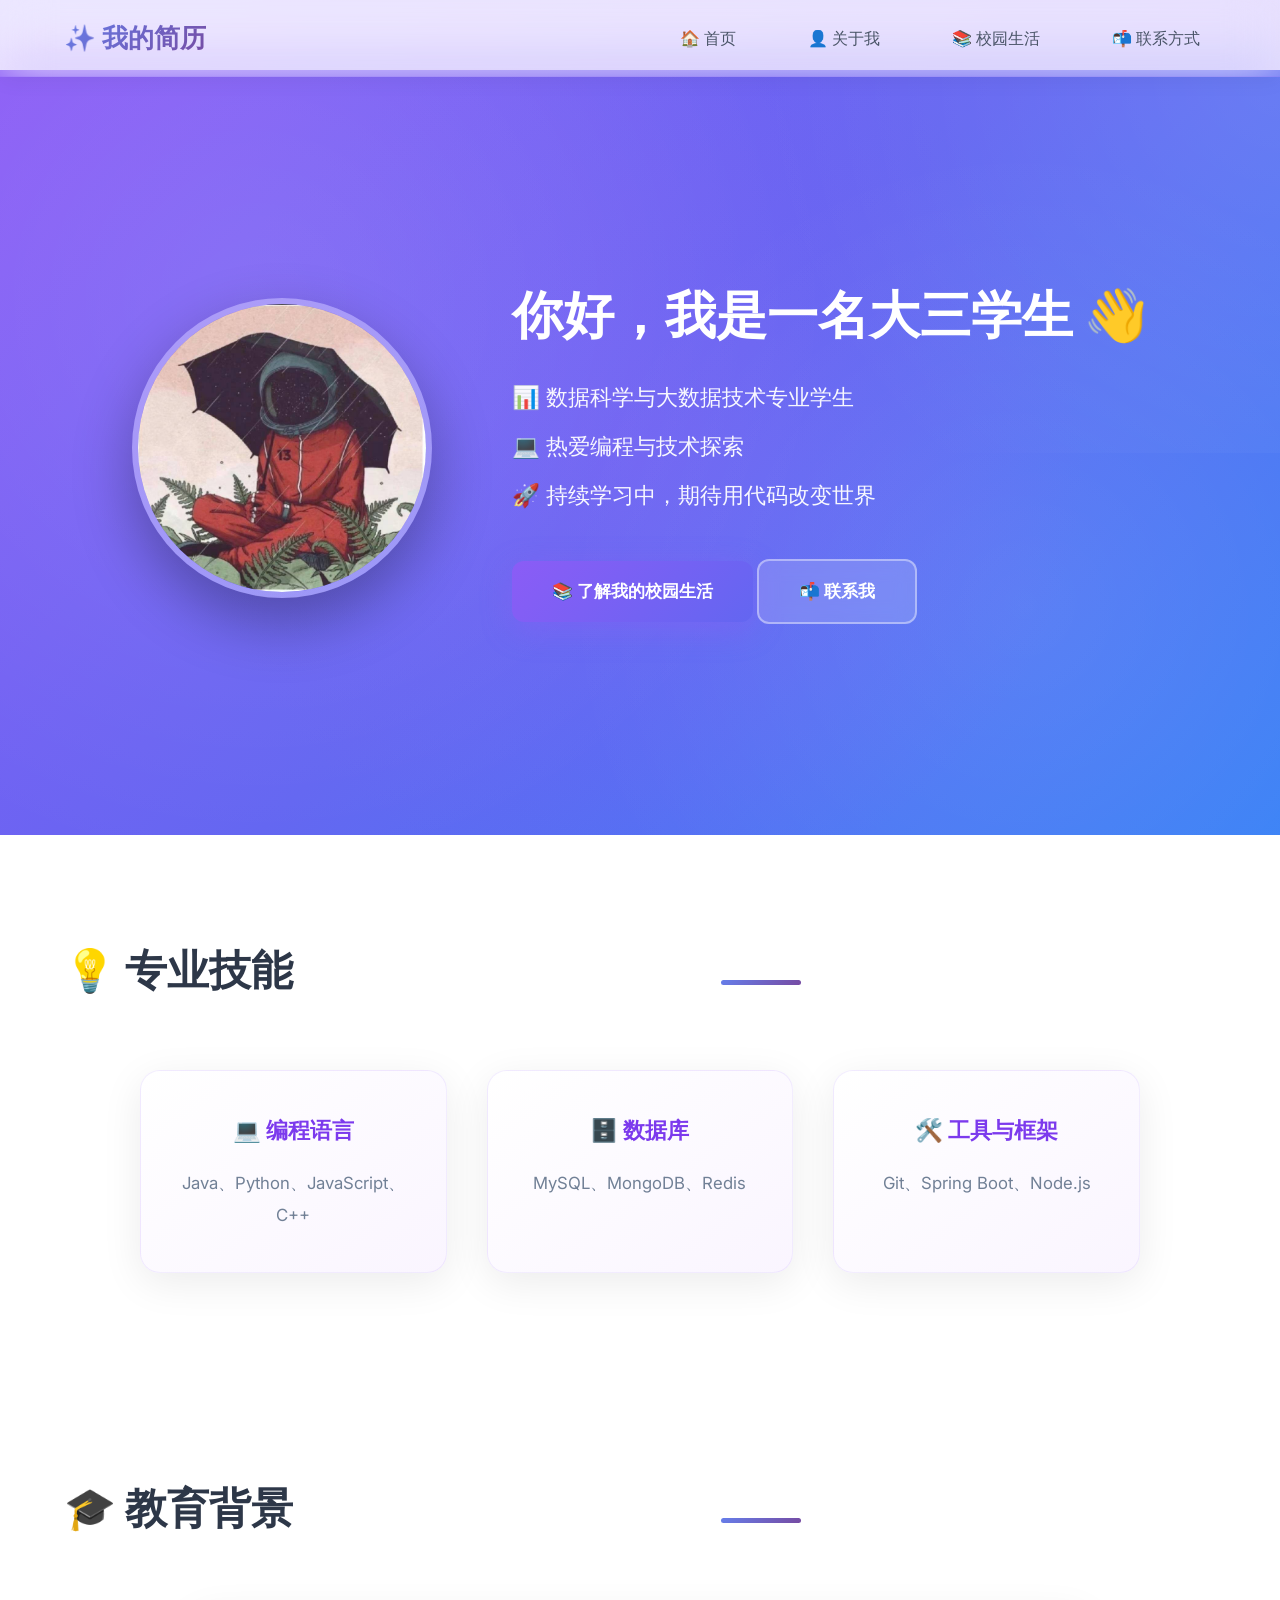
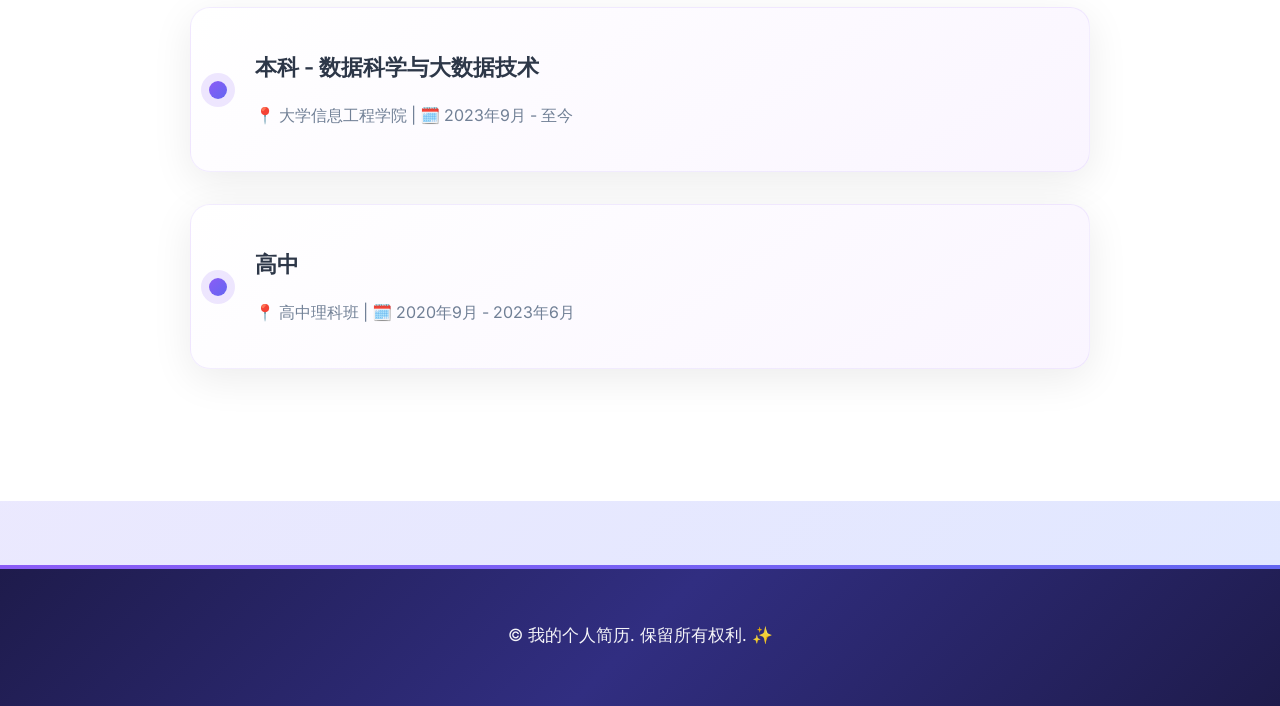
<file: index.html>
<!DOCTYPE html>
<html lang="zh-CN">
<head>
  <meta charset="UTF-8">
  <meta name="viewport" content="width=device-width, initial-scale=1.0">
  <title>我的个人简历</title>
  <link rel="stylesheet" href="css/styles.css">
  <link href="https://fonts.googleapis.com/css2?family=Inter:wght@300;400;500;600;700&display=swap" rel="stylesheet">
</head>
<body class="home-page">
  <nav class="navbar">
    <div class="nav-container">
      <a href="index.html" class="nav-logo">✨ 我的简历</a>
      <ul class="nav-links">
        <li><a href="index.html">🏠 首页</a></li>
        <li><a href="pages/about.html">👤 关于我</a></li>
        <li><a href="pages/projects.html">📚 校园生活</a></li>
        <li><a href="pages/contact.html">📬 联系方式</a></li>
      </ul>
      <div class="hamburger">
        <span></span>
        <span></span>
        <span></span>
      </div>
    </div>
  </nav>

  <header class="hero">
    <div class="hero-content">
      <div class="hero-image">
        <img src="assets/avatar.jpg" alt="头像">
      </div>
      <div class="hero-text">
        <h1>你好，我是一名大三学生 👋</h1>
        <p class="hero-subtitle">
          📊 数据科学与大数据技术专业学生<br>
          💻 热爱编程与技术探索<br>
          🚀 持续学习中，期待用代码改变世界
        </p>
        <div class="hero-buttons">
          <a href="pages/projects.html" class="btn btn-primary">📚 了解我的校园生活</a>
          <a href="pages/contact.html" class="btn btn-secondary">📬 联系我</a>
        </div>
      </div>
    </div>
  </header>

  <section class="skills">
    <div class="container">
      <h2>💡 专业技能</h2>
      <div class="skills-grid">
        <div class="skill-card">
          <h3>💻 编程语言</h3>
          <p>Java、Python、JavaScript、C++</p>
        </div>

        <div class="skill-card">
          <h3>🗄️ 数据库</h3>
          <p>MySQL、MongoDB、Redis</p>
        </div>
        <div class="skill-card">
          <h3>🛠️ 工具与框架</h3>
          <p>Git、Spring Boot、Node.js</p>
        </div>
      </div>
    </div>
  </section>

  <section class="education">
    <div class="container">
      <h2>🎓 教育背景</h2>
      <div class="timeline">
        <div class="timeline-item">
          <h3>本科 - 数据科学与大数据技术</h3>
          <p>📍 大学信息工程学院 | 🗓️ 2023年9月 - 至今</p>
        </div>
        <div class="timeline-item">
          <h3>高中</h3>
          <p>📍 高中理科班 | 🗓️ 2020年9月 - 2023年6月</p>
        </div>
      </div>
    </div>
  </section>

  <footer class="footer">
    <div class="container">
      <p>&copy; 我的个人简历. 保留所有权利. ✨</p>
    </div>
  </footer>
</body>
</html>
</file>
<file: css/styles.css>
* {
  margin: 0;
  padding: 0;
  box-sizing: border-box;
}

body {
  font-family: 'Inter', -apple-system, BlinkMacSystemFont, 'Segoe UI', sans-serif;
  line-height: 1.7;
  color: #2d3748;
  min-height: 100vh;
}

.container {
  max-width: 1200px;
  margin: 0 auto;
  padding: 0 24px;
}

/* ========== 首页主题：紫蓝渐变 - 梦幻星空风格 ========== */
.home-page {
  background: linear-gradient(135deg, #f5f3ff 0%, #ede9fe 50%, #e0e7ff 100%);
}

.home-page .navbar {
  background: rgba(139, 92, 246, 0.08);
  backdrop-filter: blur(25px);
  border-bottom: 1px solid rgba(139, 92, 246, 0.15);
}

.home-page .nav-links a:hover {
  color: #8b5cf6;
  background: rgba(139, 92, 246, 0.15);
}

.home-page .hero {
  background: linear-gradient(135deg, #8b5cf6 0%, #6366f1 50%, #3b82f6 100%);
  position: relative;
  overflow: hidden;
}

.home-page .hero::after {
  content: '';
  position: absolute;
  top: 0;
  left: 0;
  right: 0;
  bottom: 0;
  background-image: 
    radial-gradient(circle at 20% 30%, rgba(255,255,255,0.1) 0%, transparent 50%),
    radial-gradient(circle at 80% 70%, rgba(255,255,255,0.08) 0%, transparent 40%),
    radial-gradient(circle at 50% 50%, rgba(139, 92, 246, 0.3) 0%, transparent 60%);
}

.home-page .skill-card {
  background: linear-gradient(145deg, #ffffff 0%, #faf5ff 100%);
  border: 1px solid rgba(139, 92, 246, 0.1);
}

.home-page .skill-card::before {
  background: linear-gradient(135deg, #8b5cf6 0%, #6366f1 100%);
}

.home-page .skill-card:hover {
  box-shadow: 0 25px 70px rgba(139, 92, 246, 0.15);
}

.home-page .skill-card h3 {
  color: #7c3aed;
}

.home-page .timeline-item {
  background: linear-gradient(145deg, #ffffff 0%, #faf5ff 100%);
  border: 1px solid rgba(139, 92, 246, 0.1);
}

.home-page .timeline-item::before {
  background: linear-gradient(135deg, #8b5cf6 0%, #6366f1 100%);
  box-shadow: 0 0 0 8px rgba(139, 92, 246, 0.15);
}

.home-page .btn-primary {
  background: linear-gradient(135deg, #8b5cf6 0%, #6366f1 100%);
  color: white;
  box-shadow: 0 8px 30px rgba(139, 92, 246, 0.4);
}

.home-page .footer {
  background: linear-gradient(135deg, #1e1b4b 0%, #312e81 50%, #1e1b4b 100%);
}

.home-page .footer::before {
  background: linear-gradient(135deg, #8b5cf6 0%, #6366f1 100%);
}

/* ========== 关于我主题：绿色清新 - 自然森林风格 ========== */
.about-page {
  background: linear-gradient(135deg, #f0fdf4 0%, #dcfce7 30%, #ecfdf5 70%, #f0fdfa 100%);
}

.about-page .navbar {
  background: rgba(34, 197, 94, 0.08);
  backdrop-filter: blur(25px);
  border-bottom: 1px solid rgba(34, 197, 94, 0.15);
}

.about-page .nav-links a:hover {
  color: #16a34a;
  background: rgba(34, 197, 94, 0.15);
}

.about-page h2::after {
  background: linear-gradient(135deg, #22c55e 0%, #15803d 100%);
}

.about-page .about {
  background: linear-gradient(180deg, #ffffff 0%, #f0fdf4 50%, #ecfdf5 100%);
}

.about-page .about-text h3 {
  color: #166534;
}

.about-page .about-text h3::after {
  background: linear-gradient(135deg, #22c55e 0%, #15803d 100%);
}

.about-page .about-image::before {
  background: linear-gradient(135deg, #22c55e 0%, #15803d 100%);
  opacity: 0.2;
}

.about-page .hobbies {
  background: linear-gradient(145deg, #ffffff 0%, #f0fdf4 100%);
  border: 1px solid rgba(34, 197, 94, 0.1);
}

.about-page .hobbies h2::after {
  background: linear-gradient(135deg, #22c55e 0%, #15803d 100%);
}

.about-page .hobby-card {
  background: linear-gradient(145deg, #ffffff 0%, #f0fdf4 100%);
  border: 1px solid rgba(34, 197, 94, 0.1);
}

.about-page .hobby-card::before {
  background: linear-gradient(135deg, #22c55e 0%, #15803d 100%);
}

.about-page .hobby-card:hover {
  box-shadow: 0 25px 70px rgba(34, 197, 94, 0.18);
}

.about-page .footer {
  background: linear-gradient(135deg, #14532d 0%, #166534 50%, #14532d 100%);
}

.about-page .footer::before {
  background: linear-gradient(135deg, #22c55e 0%, #15803d 100%);
}

/* ========== 校园生活主题：橙色活力 - 阳光热情风格 ========== */
.projects-page {
  background: linear-gradient(135deg, #fffbeb 0%, #fef3c7 30%, #ffedd5 60%, #fff7ed 100%);
}

.projects-page .navbar {
  background: rgba(251, 146, 60, 0.08);
  backdrop-filter: blur(25px);
  border-bottom: 1px solid rgba(251, 146, 60, 0.15);
}

.projects-page .nav-links a:hover {
  color: #ea580c;
  background: rgba(251, 146, 60, 0.15);
}

.projects-page h2::after {
  background: linear-gradient(135deg, #f97316 0%, #ea580c 50%, #d97706 100%);
}

.projects-page .projects {
  background: linear-gradient(180deg, #fffbeb 0%, #ffffff 50%, #fff7ed 100%);
}

.projects-page .project-card {
  background: linear-gradient(145deg, #ffffff 0%, #fffbeb 100%);
  border-top: 5px solid transparent;
  border-image: linear-gradient(135deg, #f97316 0%, #ea580c 100%) 1;
  border: 1px solid rgba(251, 146, 60, 0.1);
}

.projects-page .project-card:hover {
  box-shadow: 0 25px 80px rgba(251, 146, 60, 0.2);
}

.projects-page .project-info h3 {
  color: #9a3412;
}

.projects-page .project-tags span {
  background: linear-gradient(135deg, #f97316 0%, #ea580c 100%);
  box-shadow: 0 4px 15px rgba(251, 146, 60, 0.3);
}

.projects-page .footer {
  background: linear-gradient(135deg, #7c2d12 0%, #9a3412 50%, #7c2d12 100%);
}

.projects-page .footer::before {
  background: linear-gradient(135deg, #f97316 0%, #ea580c 100%);
}

/* ========== 联系方式主题：青色科技 - 未来感风格 ========== */
.contact-page {
  background: linear-gradient(135deg, #ecfeff 0%, #cffafe 30%, #f0fdfa 60%, #f0f9ff 100%);
}

.contact-page .navbar {
  background: rgba(6, 182, 212, 0.08);
  backdrop-filter: blur(25px);
  border-bottom: 1px solid rgba(6, 182, 212, 0.15);
}

.contact-page .nav-links a:hover {
  color: #06b6d4;
  background: rgba(6, 182, 212, 0.15);
}

.contact-page h2::after {
  background: linear-gradient(135deg, #06b6d4 0%, #0891b2 50%, #0e7490 100%);
}

.contact-page .contact {
  background: linear-gradient(180deg, #ffffff 0%, #ecfeff 50%, #f0fdfa 100%);
}

.contact-page .contact-item {
  background: linear-gradient(145deg, #ffffff 0%, #f0fdfc 100%);
  border: 1px solid rgba(6, 182, 212, 0.1);
}

.contact-page .contact-item:hover {
  box-shadow: 0 20px 60px rgba(6, 182, 212, 0.18);
  transform: translateY(-5px);
}

.contact-page .contact-item h3 {
  color: #0e7490;
}

.contact-page .contact-form {
  background: linear-gradient(145deg, #ffffff 0%, #f0fdfc 100%);
  border: 1px solid rgba(6, 182, 212, 0.15);
}

.contact-page .contact-form h3 {
  color: #0e7490;
}

.contact-page .contact-form input:focus,
.contact-page .contact-form textarea:focus {
  border-color: #06b6d4;
  box-shadow: 0 0 0 5px rgba(6, 182, 212, 0.12);
}

.contact-page .contact-form .btn {
  background: linear-gradient(135deg, #06b6d4 0%, #0891b2 100%);
  color: white;
  box-shadow: 0 8px 30px rgba(6, 182, 212, 0.4);
}

.contact-page .footer {
  background: linear-gradient(135deg, #064e3b 0%, #0e7490 50%, #064e3b 100%);
}

.contact-page .footer::before {
  background: linear-gradient(135deg, #06b6d4 0%, #0891b2 100%);
}

/* ========== 通用导航栏样式 ========== */
.navbar {
  padding: 1rem 0;
  position: fixed;
  width: 100%;
  top: 0;
  z-index: 1000;
  box-shadow: 0 4px 20px rgba(0,0,0,0.05);
}

.nav-container {
  max-width: 1200px;
  margin: 0 auto;
  padding: 0 24px;
  display: flex;
  justify-content: space-between;
  align-items: center;
}

.nav-logo {
  font-size: 1.6rem;
  font-weight: 700;
  text-decoration: none;
  background: linear-gradient(135deg, #667eea 0%, #764ba2 100%);
  -webkit-background-clip: text;
  -webkit-text-fill-color: transparent;
  background-clip: text;
}

.nav-links {
  display: flex;
  list-style: none;
  gap: 2.5rem;
}

.nav-links a {
  color: #4a5568;
  text-decoration: none;
  font-weight: 500;
  transition: all 0.3s ease;
  padding: 0.6rem 1rem;
  border-radius: 8px;
}

.nav-links a::after {
  content: '';
  position: absolute;
  bottom: 0;
  left: 50%;
  transform: translateX(-50%) scaleX(0);
  width: 20px;
  height: 3px;
  background: linear-gradient(135deg, #667eea 0%, #764ba2 100%);
  border-radius: 2px;
  transition: transform 0.3s ease;
}

.hamburger {
  display: none;
  flex-direction: column;
  cursor: pointer;
  padding: 8px;
}

.hamburger span {
  width: 26px;
  height: 3px;
  background: linear-gradient(135deg, #667eea 0%, #764ba2 100%);
  margin: 4px 0;
  border-radius: 3px;
}

/* ========== 通用英雄区域样式 ========== */
.hero {
  margin-top: 70px;
  padding: 100px 24px;
  color: white;
  min-height: 85vh;
  display: flex;
  align-items: center;
  position: relative;
  overflow: hidden;
}

.hero::before {
  content: '';
  position: absolute;
  top: -50%;
  right: -50%;
  width: 100%;
  height: 100%;
  background: radial-gradient(circle, rgba(255,255,255,0.1) 0%, transparent 70%);
  animation: pulse 8s ease-in-out infinite;
}

@keyframes pulse {
  0%, 100% { transform: scale(1); opacity: 0.5; }
  50% { transform: scale(1.2); opacity: 0.8; }
}

.hero-content {
  max-width: 1200px;
  margin: 0 auto;
  display: flex;
  flex-wrap: wrap;
  justify-content: center;
  align-items: center;
  gap: 5rem;
  position: relative;
  z-index: 1;
}

.hero-image img {
  width: 300px;
  height: 300px;
  border-radius: 50%;
  object-fit: cover;
  border: 6px solid rgba(255,255,255,0.3);
  box-shadow: 0 25px 60px rgba(0,0,0,0.3);
  transition: all 0.4s ease;
}

.hero-image img:hover {
  transform: scale(1.05);
  border-color: rgba(255,255,255,0.5);
}

.hero-text h1 {
  font-size: 3.2rem;
  margin-bottom: 1.5rem;
  line-height: 1.3;
  font-weight: 700;
  display: flex;
  align-items: center;
  gap: 0.5rem;
}

.hero-subtitle {
  font-size: 1.4rem;
  opacity: 0.95;
  margin-bottom: 2.5rem;
  line-height: 2.2;
  font-weight: 300;
}

.btn {
  padding: 16px 40px;
  border-radius: 12px;
  text-decoration: none;
  font-weight: 600;
  font-size: 1.05rem;
  transition: all 0.3s cubic-bezier(0.175, 0.885, 0.32, 1.275);
  display: inline-block;
}

.btn-secondary {
  background: rgba(255,255,255,0.15);
  color: white;
  border: 2px solid rgba(255,255,255,0.4);
  backdrop-filter: blur(10px);
}

.btn:hover {
  transform: translateY(-4px);
  box-shadow: 0 12px 35px rgba(0,0,0,0.25);
}

/* ========== 通用技能和教育样式 ========== */
.skills, .education {
  padding: 100px 24px;
  background: white;
}

.skills h2, .education h2 {
  text-align: center;
  font-size: 2.6rem;
  margin-bottom: 4rem;
  color: #2d3748;
  font-weight: 700;
  display: flex;
  align-items: center;
  justify-content: center;
  gap: 0.8rem;
}

.skills h2::after, .education h2::after {
  content: '';
  display: block;
  width: 80px;
  height: 5px;
  background: linear-gradient(135deg, #667eea 0%, #764ba2 100%);
  margin: 1.5rem auto 0;
  border-radius: 3px;
}

.skills-grid {
  display: grid;
  grid-template-columns: repeat(auto-fit, minmax(300px, 1fr));
  gap: 2.5rem;
  max-width: 1000px;
  margin: 0 auto;
}

.skill-card {
  background: linear-gradient(145deg, #ffffff 0%, #f7fafc 100%);
  padding: 2.5rem;
  border-radius: 20px;
  box-shadow: 0 10px 40px rgba(0,0,0,0.08);
  text-align: center;
  transition: all 0.4s cubic-bezier(0.175, 0.885, 0.32, 1.275);
  border: 1px solid rgba(0,0,0,0.05);
  position: relative;
  overflow: hidden;
}

.skill-card::before {
  content: '';
  position: absolute;
  top: 0;
  left: 0;
  right: 0;
  height: 4px;
  transform: scaleX(0);
  transition: transform 0.3s ease;
}

.skill-card:hover {
  transform: translateY(-10px);
}

.skill-card:hover::before {
  transform: scaleX(1);
}

.skill-card h3 {
  margin-bottom: 1.2rem;
  font-size: 1.4rem;
  font-weight: 600;
  display: flex;
  align-items: center;
  justify-content: center;
  gap: 0.5rem;
}

.skill-card p {
  color: #718096;
  line-height: 1.9;
  font-size: 1.05rem;
}

.timeline {
  max-width: 900px;
  margin: 0 auto;
}

.timeline-item {
  background: linear-gradient(145deg, #ffffff 0%, #f7fafc 100%);
  padding: 2.5rem;
  border-radius: 20px;
  margin-bottom: 2rem;
  box-shadow: 0 10px 40px rgba(0,0,0,0.08);
  position: relative;
  padding-left: 4rem;
  border: 1px solid rgba(0,0,0,0.05);
  transition: all 0.3s ease;
}

.timeline-item:hover {
  transform: translateX(10px);
}

.timeline-item::before {
  content: '';
  position: absolute;
  left: 18px;
  top: 50%;
  transform: translateY(-50%);
  width: 18px;
  height: 18px;
  border-radius: 50%;
}

.timeline-item h3 {
  color: #2d3748;
  margin-bottom: 0.8rem;
  font-size: 1.4rem;
  font-weight: 600;
  display: flex;
  align-items: center;
  gap: 0.5rem;
}

.timeline-item p {
  color: #718096;
  line-height: 2;
}

/* ========== 通用页脚样式 ========== */
.footer {
  color: white;
  text-align: center;
  padding: 3.5rem 0;
  position: relative;
  margin-top: 4rem;
}

.footer::before {
  content: '';
  position: absolute;
  top: 0;
  left: 0;
  right: 0;
  height: 4px;
  background: linear-gradient(135deg, #667eea 0%, #764ba2 100%);
}

.footer p {
  opacity: 0.95;
  font-size: 1.05rem;
  font-weight: 400;
}

/* ========== 关于我页面样式 ========== */
.about, .projects, .contact {
  margin-top: 80px;
  padding: 100px 24px;
}

.about {
  min-height: auto;
  background: linear-gradient(180deg, #ffffff 0%, #f0fff4 100%);
}

.about h2 {
  text-align: center;
  font-size: 2.6rem;
  margin-bottom: 4rem;
  color: #2d3748;
  font-weight: 700;
  display: flex;
  align-items: center;
  justify-content: center;
  gap: 0.8rem;
}

.about-content {
  display: flex;
  flex-wrap: wrap;
  gap: 5rem;
  align-items: center;
  justify-content: center;
  max-width: 1100px;
  margin: 0 auto;
  padding: 0 24px;
}

.about-image {
  flex: 0 0 380px;
  position: relative;
}

.about-image::before {
  content: '';
  position: absolute;
  top: 25px;
  left: 25px;
  right: -25px;
  bottom: -25px;
  border-radius: 20px;
  z-index: -1;
  opacity: 0.25;
}

.about-image img {
  width: 100%;
  max-width: 380px;
  height: auto;
  border-radius: 20px;
  box-shadow: 0 30px 70px rgba(0,0,0,0.15);
  transition: all 0.4s ease;
}

.about-image img:hover {
  transform: scale(1.03);
}

.about-text {
  flex: 1;
  min-width: 350px;
  max-width: 650px;
}

.about-text h3 {
  margin-bottom: 2rem;
  font-size: 1.8rem;
  font-weight: 600;
  position: relative;
  padding-bottom: 1.2rem;
  display: flex;
  align-items: center;
  gap: 0.5rem;
}

.about-text h3::after {
  content: '';
  position: absolute;
  bottom: 0;
  left: 0;
  width: 70px;
  height: 4px;
  border-radius: 2px;
}

.about-text p {
  margin-bottom: 1.8rem;
  color: #4a5568;
  line-height: 2.1;
  font-size: 1.1rem;
}

/* ========== 兴趣爱好样式 ========== */
.hobbies {
  padding: 100px 24px;
  background: white;
  margin-top: 5rem;
  margin-left: 24px;
  margin-right: 24px;
  border-radius: 24px;
  box-shadow: 0 15px 60px rgba(0,0,0,0.08);
}

.hobbies h2 {
  text-align: center;
  font-size: 2.4rem;
  margin-bottom: 4rem;
  color: #2d3748;
  font-weight: 700;
  display: flex;
  align-items: center;
  justify-content: center;
  gap: 0.8rem;
}

.hobbies h2::after {
  content: '';
  display: block;
  width: 80px;
  height: 5px;
  margin: 1.5rem auto 0;
  border-radius: 3px;
}

.hobbies-grid {
  display: grid;
  grid-template-columns: repeat(auto-fit, minmax(260px, 1fr));
  gap: 2.5rem;
  max-width: 1100px;
  margin: 0 auto;
}

.hobby-card {
  text-align: center;
  background: linear-gradient(145deg, #ffffff 0%, #f7fafc 100%);
  border-radius: 20px;
  overflow: hidden;
  box-shadow: 0 10px 40px rgba(0,0,0,0.08);
  transition: all 0.4s cubic-bezier(0.175, 0.885, 0.32, 1.275);
  border: 1px solid rgba(0,0,0,0.05);
  position: relative;
  overflow: hidden;
}

.hobby-card::before {
  content: '';
  position: absolute;
  top: 0;
  left: 0;
  right: 0;
  height: 5px;
  transform: scaleX(0);
  transition: transform 0.3s ease;
}

.hobby-card:hover {
  transform: translateY(-15px);
}

.hobby-card:hover::before {
  transform: scaleX(1);
}

.hobby-card img {
  width: 100%;
  height: 220px;
  object-fit: cover;
  transition: transform 0.4s ease;
}

.hobby-card:hover img {
  transform: scale(1.1);
}

.hobby-card h3 {
  padding: 1.8rem;
  color: #2d3748;
  font-size: 1.3rem;
  font-weight: 600;
  display: flex;
  align-items: center;
  justify-content: center;
  gap: 0.5rem;
}

/* ========== 项目页面样式 ========== */
.projects {
  min-height: auto;
  background: linear-gradient(180deg, #fff8f0 0%, #ffffff 100%);
}

.projects h2 {
  text-align: center;
  font-size: 2.6rem;
  margin-bottom: 4rem;
  color: #2d3748;
  font-weight: 700;
  display: flex;
  align-items: center;
  justify-content: center;
  gap: 0.8rem;
}

.projects-grid {
  display: grid;
  grid-template-columns: repeat(auto-fit, minmax(350px, 1fr));
  gap: 3rem;
  max-width: 1200px;
  margin: 0 auto;
}

.project-card {
  background: linear-gradient(145deg, #ffffff 0%, #f7fafc 100%);
  border-radius: 20px;
  overflow: hidden;
  box-shadow: 0 15px 50px rgba(0,0,0,0.1);
  transition: all 0.4s cubic-bezier(0.175, 0.885, 0.32, 1.275);
  border: 1px solid rgba(0,0,0,0.05);
}

.project-card:hover {
  transform: translateY(-12px);
}

.project-card img {
  width: 100%;
  height: 220px;
  object-fit: cover;
  transition: transform 0.4s ease;
}

.project-card:hover img {
  transform: scale(1.08);
}

.project-info {
  padding: 2.5rem;
}

.project-info h3 {
  color: #2d3748;
  margin-bottom: 1.2rem;
  font-size: 1.5rem;
  font-weight: 600;
  display: flex;
  align-items: center;
  gap: 0.5rem;
}

.project-info p {
  color: #718096;
  margin-bottom: 1.5rem;
  line-height: 1.9;
  font-size: 1.05rem;
}

.project-tags {
  display: flex;
  gap: 0.8rem;
  flex-wrap: wrap;
}

.project-tags span {
  color: white;
  padding: 8px 18px;
  border-radius: 25px;
  font-size: 0.9rem;
  font-weight: 500;
}

/* ========== 联系页面样式 ========== */
.contact {
  min-height: calc(100vh - 80px);
  background: linear-gradient(180deg, #ffffff 0%, #ecfeff 100%);
  display: flex;
  flex-direction: column;
  align-items: center;
}

.contact h2 {
  text-align: center;
  font-size: 2.6rem;
  margin-bottom: 4rem;
  color: #2d3748;
  font-weight: 700;
}

.contact-content {
  display: flex;
  flex-wrap: wrap;
  gap: 4rem;
  max-width: 1000px;
  margin: 0 auto;
  width: 100%;
}

.contact-info {
  flex: 1;
  min-width: 300px;
}

.contact-item {
  display: flex;
  align-items: center;
  gap: 1.8rem;
  margin-bottom: 2.5rem;
  padding: 2rem;
  background: linear-gradient(145deg, #ffffff 0%, #f7fafc 100%);
  border-radius: 16px;
  box-shadow: 0 10px 40px rgba(0,0,0,0.08);
  border: 1px solid rgba(0,0,0,0.05);
  transition: all 0.3s ease;
}

.contact-item:hover {
  transform: translateX(10px);
}

.contact-item img {
  width: 65px;
  height: 65px;
  border-radius: 50%;
  object-fit: cover;
}

.contact-item h3 {
  color: #2d3748;
  margin-bottom: 0.5rem;
  font-size: 1.2rem;
  font-weight: 600;
  display: flex;
  align-items: center;
  gap: 0.5rem;
}

.contact-item p {
  color: #718096;
  font-size: 1.05rem;
}

.contact-form {
  flex: 1;
  min-width: 320px;
  background: linear-gradient(145deg, #ffffff 0%, #f7fafc 100%);
  padding: 3rem;
  border-radius: 20px;
  box-shadow: 0 15px 50px rgba(0,0,0,0.1);
}

.contact-form h3 {
  color: #2d3748;
  margin-bottom: 2rem;
  font-size: 1.5rem;
  font-weight: 600;
  display: flex;
  align-items: center;
  gap: 0.5rem;
}

.contact-form input,
.contact-form textarea {
  width: 100%;
  padding: 16px;
  margin-bottom: 1.5rem;
  border: 2px solid #e2e8f0;
  border-radius: 12px;
  font-family: inherit;
  font-size: 1.05rem;
  transition: all 0.3s ease;
  background: white;
}

.contact-form input:focus,
.contact-form textarea:focus {
  outline: none;
  border-color: #667eea;
  box-shadow: 0 0 0 4px rgba(102, 126, 234, 0.1);
}

.contact-form textarea {
  resize: vertical;
  min-height: 140px;
}

.contact-form .btn {
  width: 100%;
  border: none;
  cursor: pointer;
  box-shadow: 0 8px 25px rgba(102, 126, 234, 0.3);
}

/* ========== 响应式设计 ========== */
@media (max-width: 992px) {
  .hero-text h1 {
    font-size: 2.6rem;
  }
  
  .about-content {
    gap: 4rem;
  }
}

@media (max-width: 768px) {
  .nav-links {
    display: none;
    flex-direction: column;
    position: absolute;
    top: 65px;
    left: 0;
    width: 100%;
    background: rgba(255, 255, 255, 0.98);
    backdrop-filter: blur(20px);
    padding: 2rem;
    gap: 0.8rem;
    box-shadow: 0 10px 40px rgba(0,0,0,0.1);
  }

  .nav-links.active {
    display: flex;
  }

  .hamburger {
    display: flex;
  }

  .hero {
    padding: 80px 24px;
    min-height: auto;
  }

  .hero-content {
    flex-direction: column;
    text-align: center;
    gap: 3rem;
  }

  .hero-text h1 {
    font-size: 2rem;
    flex-direction: column;
    gap: 0.5rem;
  }

  .hero-image img {
    width: 240px;
    height: 240px;
  }

  .hero-buttons {
    justify-content: center;
    flex-direction: column;
    gap: 1rem;
  }

  .skills, .education, .about, .projects, .contact {
    padding: 70px 20px;
  }

  .skills h2, .education h2, .about h2, .projects h2, .contact h2 {
    font-size: 1.8rem;
    flex-direction: column;
    gap: 0.5rem;
  }

  .about-content {
    flex-direction: column;
    gap: 3rem;
    align-items: center;
    text-align: center;
    padding: 0;
  }

  .about-image {
    flex: 0 0 auto;
    width: 100%;
    max-width: 320px;
  }

  .about-text {
    width: 100%;
    max-width: 100%;
    text-align: left;
  }

  .about-text h3 {
    font-size: 1.5rem;
    flex-direction: column;
    gap: 0.3rem;
  }

  .hobbies {
    margin: 3rem 20px;
    padding: 60px 24px;
  }

  .hobbies h2 {
    font-size: 1.6rem;
  }

  .hobbies-grid {
    grid-template-columns: repeat(2, 1fr);
    gap: 1.5rem;
  }

  .hobby-card img {
    height: 150px;
  }

  .projects-grid {
    grid-template-columns: 1fr;
    gap: 2.5rem;
  }

  .contact-content {
    flex-direction: column;
    gap: 2.5rem;
  }
}

@media (max-width: 480px) {
  .hero-text h1 {
    font-size: 1.8rem;
  }

  .btn {
    padding: 14px 30px;
    font-size: 1rem;
  }

  .skills h2, .education h2, .about h2, .projects h2, .contact h2 {
    font-size: 1.6rem;
  }

  .skills-grid {
    grid-template-columns: 1fr;
  }

  .hobbies-grid {
    grid-template-columns: 1fr;
  }

  .contact-item {
    flex-direction: column;
    text-align: center;
    padding: 1.5rem;
  }
}
</file>
